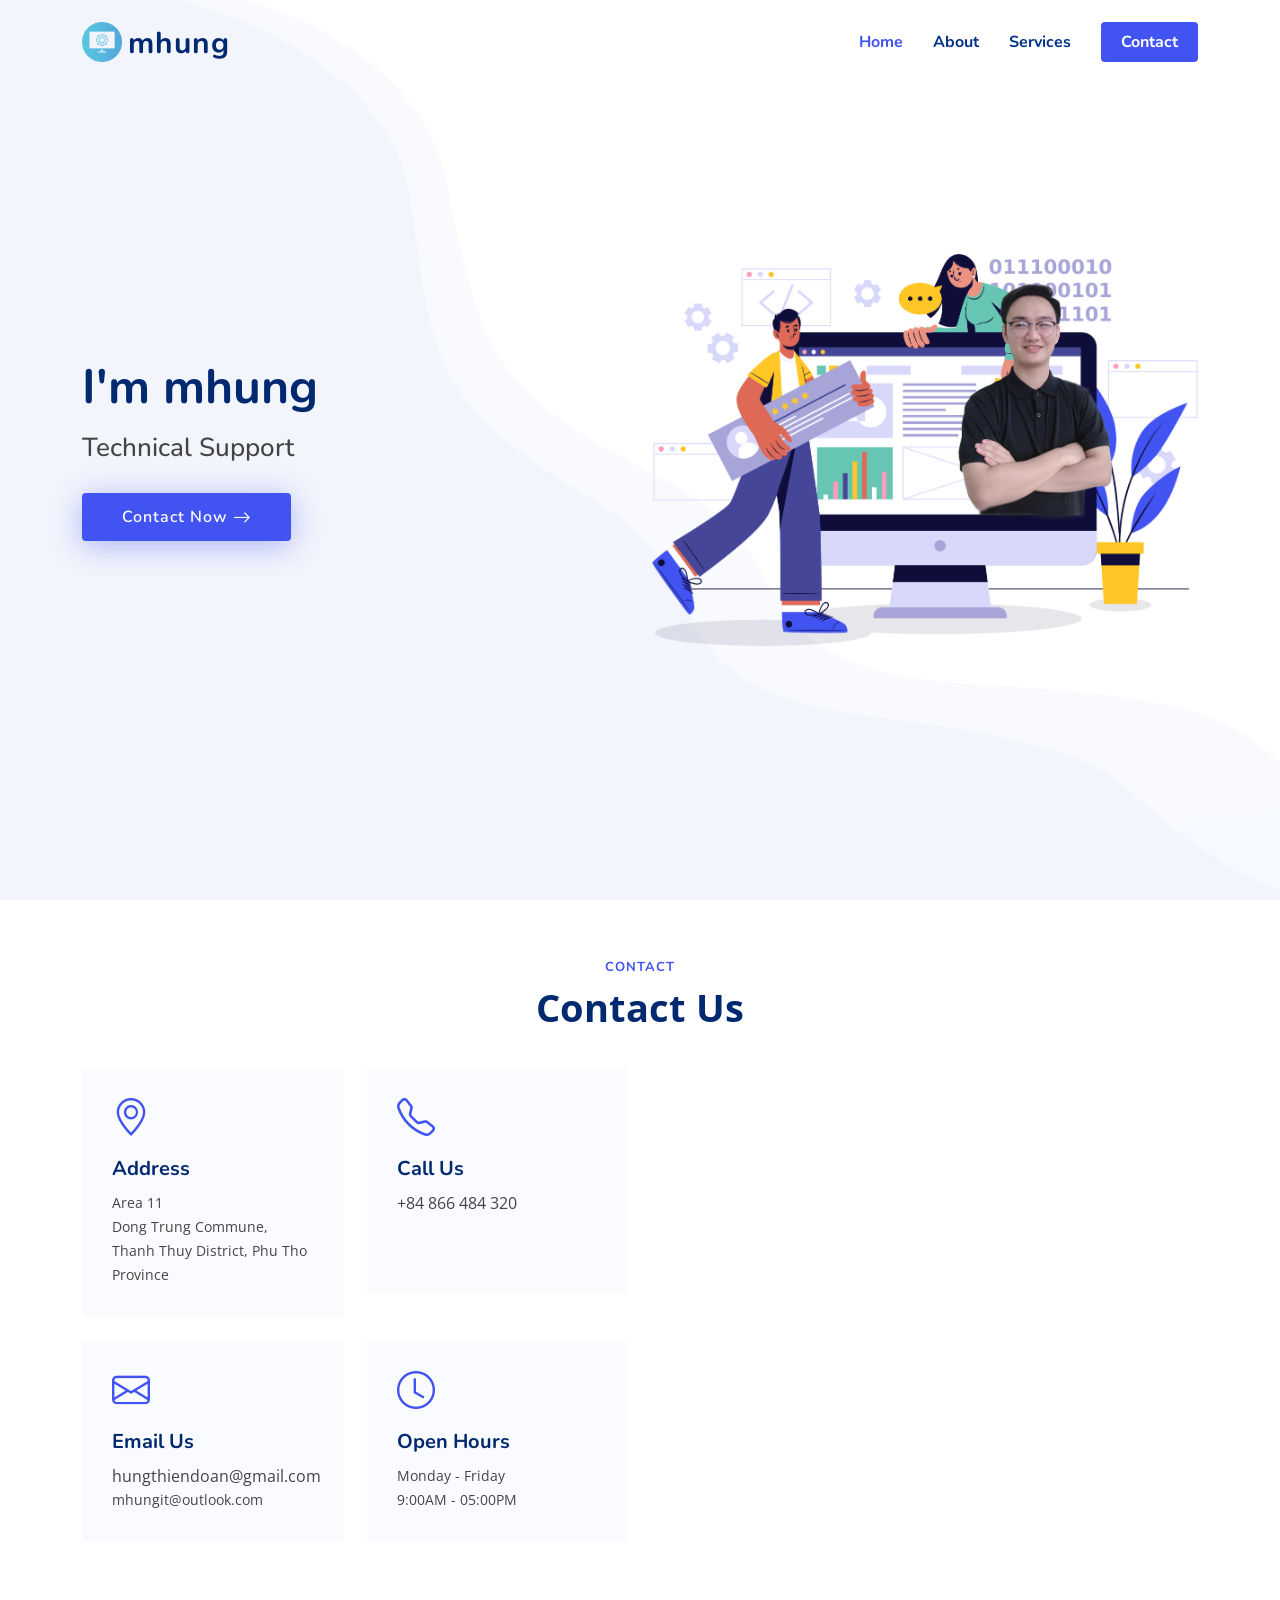
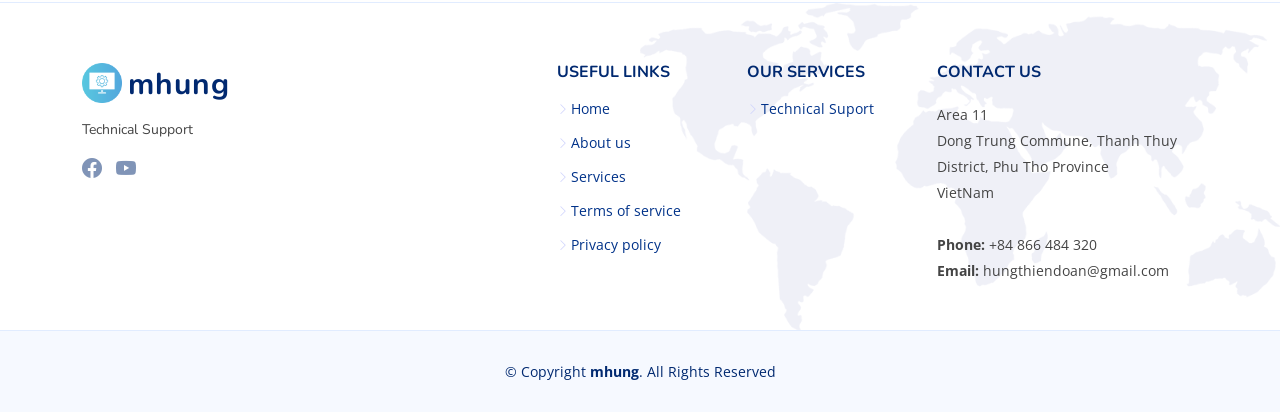
<file: index.html>
<!DOCTYPE html>
<html lang="en">

<head>
  <meta charset="utf-8">
  <meta content="width=device-width, initial-scale=1.0" name="viewport">

  <title>mhung - tech support</title>
  <meta content="" name="description">

  <meta content="" name="keywords">

  <!-- Favicons -->
  <link href="assets/img/favicon.png" rel="icon">
  <link href="assets/img/apple-touch-icon.png" rel="apple-touch-icon">

  <!-- Google Fonts -->
  <link
    href="https://fonts.googleapis.com/css?family=Open+Sans:300,300i,400,400i,600,600i,700,700i|Nunito:300,300i,400,400i,600,600i,700,700i|Poppins:300,300i,400,400i,500,500i,600,600i,700,700i"
    rel="stylesheet">

  <!-- Vendor CSS Files -->
  <link href="assets/vendor/aos/aos.css" rel="stylesheet">
  <link href="assets/vendor/bootstrap/css/bootstrap.min.css" rel="stylesheet">
  <link href="assets/vendor/bootstrap-icons/bootstrap-icons.css" rel="stylesheet">
  <link href="assets/vendor/glightbox/css/glightbox.min.css" rel="stylesheet">
  <link href="assets/vendor/remixicon/remixicon.css" rel="stylesheet">
  <link href="assets/vendor/swiper/swiper-bundle.min.css" rel="stylesheet">

  <!-- Template Main CSS File -->
  <link href="assets/css/style.css" rel="stylesheet">

  <!-- =======================================================
  * Template Name: FlexStart - v1.10.1
  * Template URL: https://bootstrapmade.com/flexstart-bootstrap-startup-template/
  * Author: BootstrapMade.com
  * License: https://bootstrapmade.com/license/
  ======================================================== -->
</head>

<body>

  <!-- ======= Header ======= -->
  <header id="header" class="header fixed-top">
    <div class="container-fluid container-xl d-flex align-items-center justify-content-between">

      <a href="index.html" class="logo d-flex align-items-center">
        <img src="assets/img/logo.png" alt="">
        <span>mhung</span>
      </a>

      <nav id="navbar" class="navbar">
        <ul>
          <li><a class="nav-link scrollto active" href="#hero">Home</a></li>
          <li><a class="nav-link scrollto" href="#footer">About</a></li>
          <li><a class="nav-link scrollto" href="#contact">Services</a></li>
          <li><a class="getstarted scrollto" href="#contact">Contact</a></li>
        </ul>
        <i class="bi bi-list mobile-nav-toggle"></i>
      </nav><!-- .navbar -->
    </div>
  </header><!-- End Header -->

  <!-- ======= Hero Section ======= -->
  <section id="hero" class="hero d-flex align-items-center">

    <div class="container">
      <div class="row">
        <div class="col-lg-6 d-flex flex-column justify-content-center">
          <h1 data-aos="fade-up">I'm mhung</h1>
          <h2 data-aos="fade-up" data-aos-delay="400">
            Technical Support
          </h2>
          <div data-aos="fade-up" data-aos-delay="600">
            <div class="text-center text-lg-start">
              <a href="#contact"
                class="btn-get-started scrollto d-inline-flex align-items-center justify-content-center align-self-center">
                <span>Contact Now</span>
                <i class="bi bi-arrow-right"></i>
              </a>
            </div>
          </div>
        </div>
        <div class="col-lg-6 hero-img" data-aos="zoom-out" data-aos-delay="200">
          <img src="assets/img/hero-img.png" class="img-fluid" alt="">
        </div>
      </div>
    </div>

  </section><!-- End Hero -->

  <!-- ======= Contact Section ======= -->
  <section id="contact" class="contact">

    <div class="container" data-aos="fade-up">

      <header class="section-header">
        <h2>Contact</h2>
        <p>Contact Us</p>
      </header>

      <div class="row gy-4">

        <div class="col-lg-6">

          <div class="row gy-4">
            <div class="col-md-6">
              <div class="info-box">
                <i class="bi bi-geo-alt"></i>
                <h3>Address</h3>
                <p>Area 11<br>Dong Trung Commune, Thanh Thuy District, Phu Tho Province</p>
              </div>
            </div>
            <div class="col-md-6">
              <div class="info-box">
                <i class="bi bi-telephone"></i>
                <h3>Call Us</h3>
                <a href="tel:0866484320" style="color: #444444;">
                  +84 866 484 320
                </a>
                <br>
                <br>
                <br>
              </div>
            </div>
            <div class=" col-md-6">
              <div class="info-box">
                <i class="bi bi-envelope"></i>
                <h3>Email Us</h3>
                <a href="mailto:hungthiendoan@gmail.com" style="color: #444444;">hungthiendoan@gmail.com</a>
                <p>
                  <a href="mailto:mhungit@outlook.com" style="color: #444444;">mhungit@outlook.com</a>
                </p>
              </div>
            </div>
            <div class="col-md-6">
              <div class="info-box">
                <i class="bi bi-clock"></i>
                <h3>Open Hours</h3>
                <p>Monday - Friday<br>9:00AM - 05:00PM</p>
              </div>
            </div>
          </div>
        </div>

        <div class="col-lg-6">
          <iframe
            src="https://www.google.com/maps/embed?pb=!1m18!1m12!1m3!1d232.63460428042296!2d105.31623054420947!3d21.1064388771101!2m3!1f0!2f0!3f0!3m2!1i1024!2i768!4f13.1!3m3!1m2!1s0x3134618ca2104b8b%3A0x2461df7229e56db7!2smhung!5e0!3m2!1svi!2s!4v1662020943545!5m2!1svi!2s"
            width="600" height="450" style="border:0;" allowfullscreen="" loading="lazy"
            referrerpolicy="no-referrer-when-downgrade"></iframe>
        </div>

      </div>

    </div>

  </section><!-- End Contact Section -->

  </main><!-- End #main -->

  <!-- ======= Footer ======= -->
  <footer id="footer" class="footer">
    <div class="footer-top">
      <div class="container">
        <div class="row gy-4">
          <div class="col-lg-5 col-md-12 footer-info">
            <a href="index.html" class="logo d-flex align-items-center">
              <img src="assets/img/logo.png" alt="">
              <span>mhung</span>
            </a>
            <p>Technical Support</p>
            <div class="social-links mt-3">
              <a href="https://www.facebook.com/mhung.dhcn/" class="facebook"><i class="bi bi-facebook"></i></a>
              <a href="https://www.youtube.com/channel/UCr2Sqxm5NqnPE_R4Cx_spbw" class="instagram"><i
                  class="bi bi-youtube"></i></a>
            </div>
          </div>

          <div class="col-lg-2 col-6 footer-links">
            <h4>Useful Links</h4>
            <ul>
              <li><i class="bi bi-chevron-right"></i> <a href="#">Home</a></li>
              <li><i class="bi bi-chevron-right"></i> <a href="#">About us</a></li>
              <li><i class="bi bi-chevron-right"></i> <a href="#">Services</a></li>
              <li><i class="bi bi-chevron-right"></i> <a href="#">Terms of service</a></li>
              <li><i class="bi bi-chevron-right"></i> <a href="#">Privacy policy</a></li>
            </ul>
          </div>

          <div class="col-lg-2 col-6 footer-links">
            <h4>Our Services</h4>
            <ul>
              <li><i class="bi bi-chevron-right"></i> <a href="#">Technical Suport</a></li>
              <!-- <li><i class="bi bi-chevron-right"></i> <a href="#"></a></li>
              <li><i class="bi bi-chevron-right"></i> <a href="#">P</a></li>
              <li><i class="bi bi-chevron-right"></i> <a href="#">Marketing</a></li>
              <li><i class="bi bi-chevron-right"></i> <a href="#">Graphic Design</a></li> -->
            </ul>
          </div>

          <div class="col-lg-3 col-md-12 footer-contact text-center text-md-start">
            <h4>Contact Us</h4>
            <p>
              Area 11 <br>
              Dong Trung Commune, Thanh Thuy District, Phu Tho Province<br>
              VietNam <br><br>
              <strong>Phone:</strong> +84 866 484 320<br>
              <strong>Email:</strong> hungthiendoan@gmail.com<br>
            </p>

          </div>

        </div>
      </div>
    </div>

    <div class="container">
      <div class="copyright">
        &copy; Copyright <strong><span>mhung</span></strong>. All Rights Reserved
      </div>
    </div>
  </footer><!-- End Footer -->

  <a href="#" class="back-to-top d-flex align-items-center justify-content-center"><i
      class="bi bi-arrow-up-short"></i></a>

  <!-- Vendor JS Files -->
  <script src="assets/vendor/purecounter/purecounter_vanilla.js"></script>
  <script src="assets/vendor/aos/aos.js"></script>
  <script src="assets/vendor/bootstrap/js/bootstrap.bundle.min.js"></script>
  <script src="assets/vendor/glightbox/js/glightbox.min.js"></script>
  <script src="assets/vendor/isotope-layout/isotope.pkgd.min.js"></script>
  <script src="assets/vendor/swiper/swiper-bundle.min.js"></script>
  <script src="assets/vendor/php-email-form/validate.js"></script>

  <!-- Template Main JS File -->
  <script src="assets/js/main.js"></script>

</body>

</html>
</file>
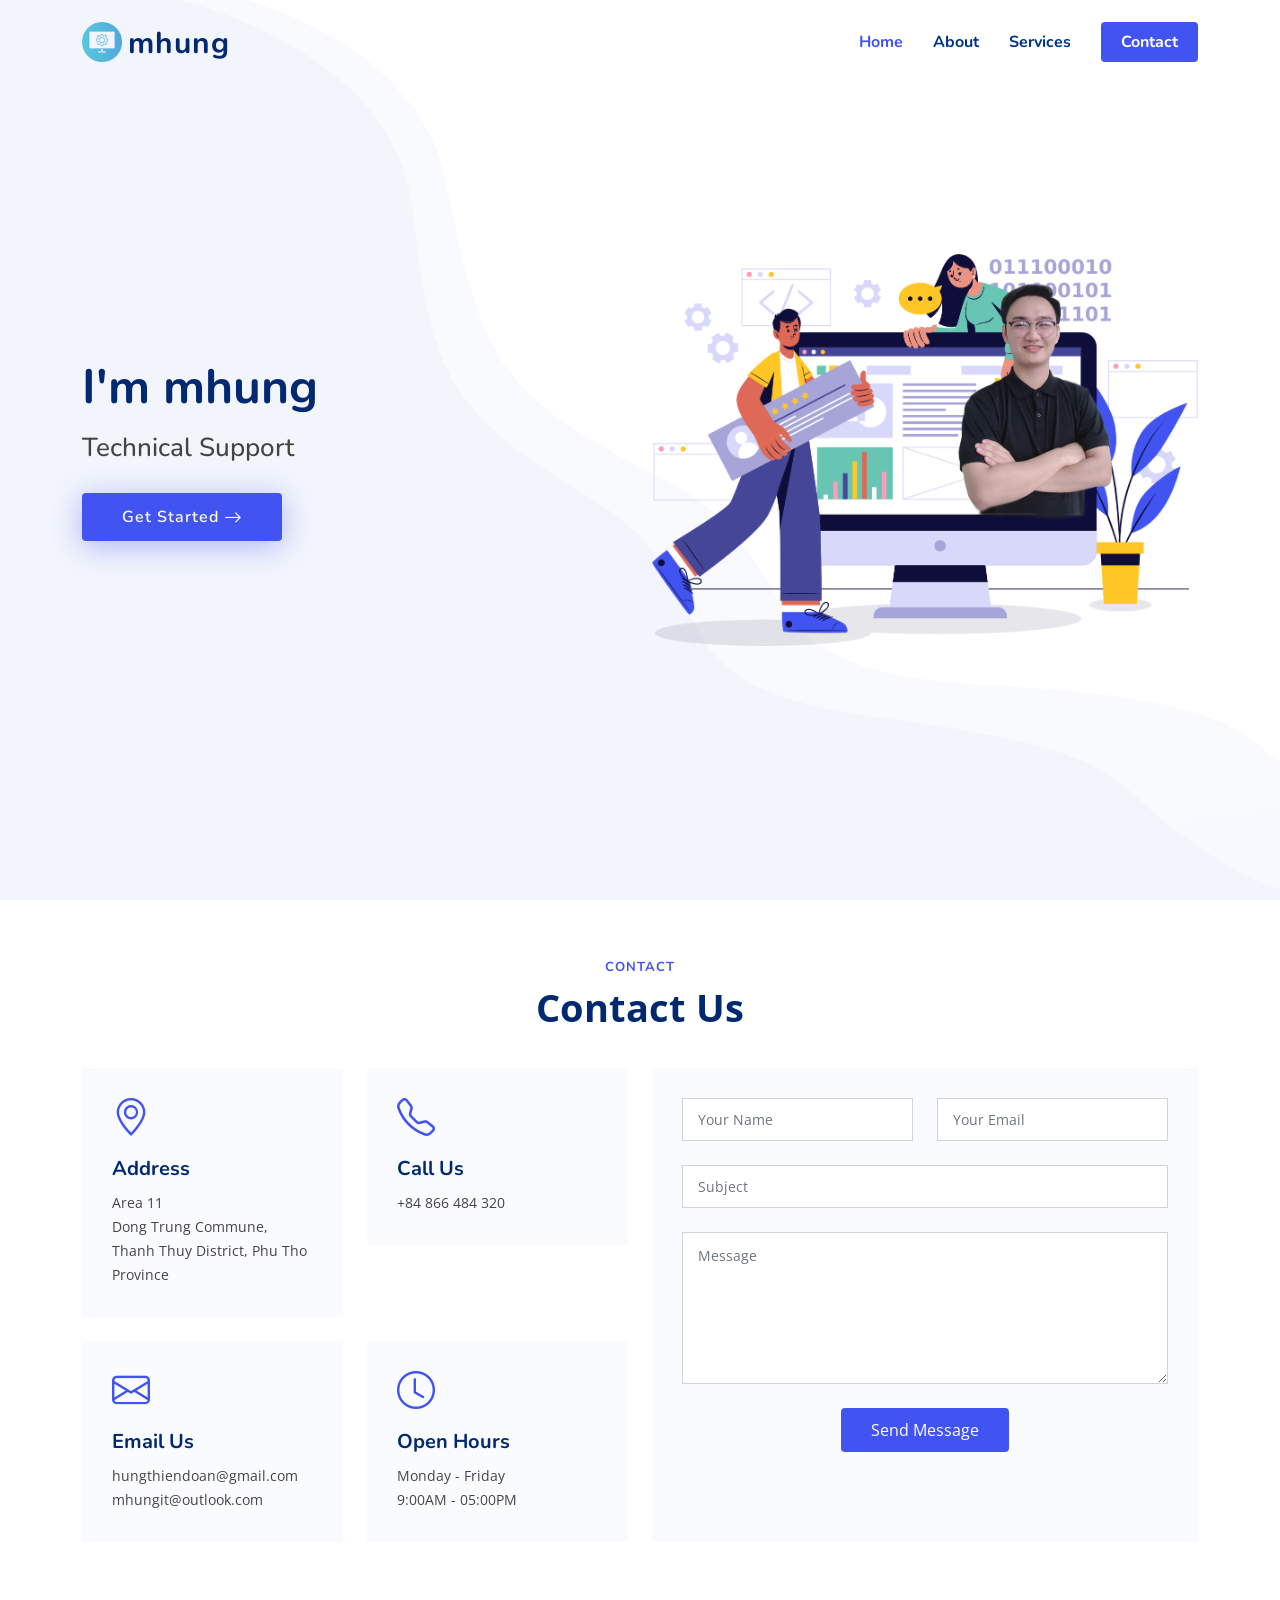
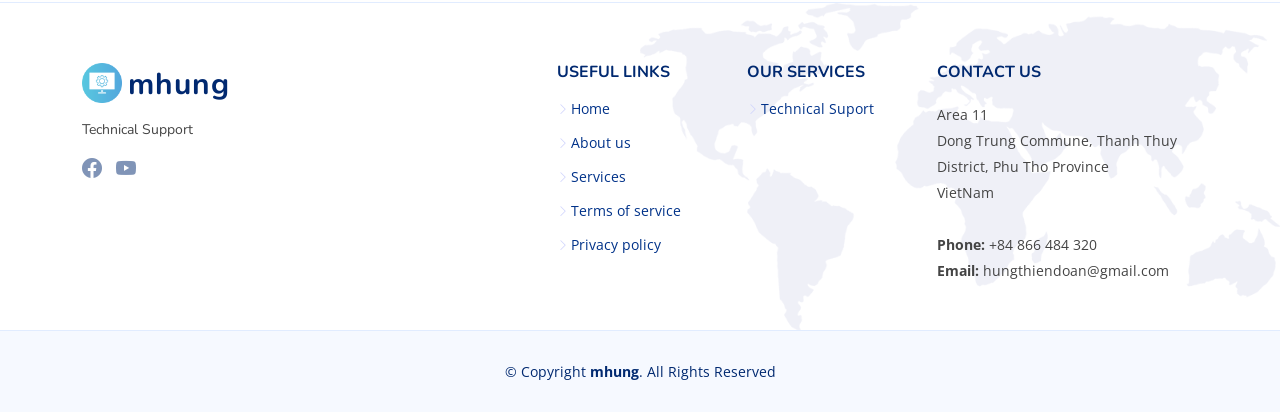
<file: FlexStart/index.html>
<!DOCTYPE html>
<html lang="en">

<head>
  <meta charset="utf-8">
  <meta content="width=device-width, initial-scale=1.0" name="viewport">

  <title>FlexStart Bootstrap Template - Index</title>
  <meta content="" name="description">

  <meta content="" name="keywords">

  <!-- Favicons -->
  <link href="assets/img/favicon.png" rel="icon">
  <link href="assets/img/apple-touch-icon.png" rel="apple-touch-icon">

  <!-- Google Fonts -->
  <link
    href="https://fonts.googleapis.com/css?family=Open+Sans:300,300i,400,400i,600,600i,700,700i|Nunito:300,300i,400,400i,600,600i,700,700i|Poppins:300,300i,400,400i,500,500i,600,600i,700,700i"
    rel="stylesheet">

  <!-- Vendor CSS Files -->
  <link href="assets/vendor/aos/aos.css" rel="stylesheet">
  <link href="assets/vendor/bootstrap/css/bootstrap.min.css" rel="stylesheet">
  <link href="assets/vendor/bootstrap-icons/bootstrap-icons.css" rel="stylesheet">
  <link href="assets/vendor/glightbox/css/glightbox.min.css" rel="stylesheet">
  <link href="assets/vendor/remixicon/remixicon.css" rel="stylesheet">
  <link href="assets/vendor/swiper/swiper-bundle.min.css" rel="stylesheet">

  <!-- Template Main CSS File -->
  <link href="assets/css/style.css" rel="stylesheet">

  <!-- =======================================================
  * Template Name: FlexStart - v1.10.1
  * Template URL: https://bootstrapmade.com/flexstart-bootstrap-startup-template/
  * Author: BootstrapMade.com
  * License: https://bootstrapmade.com/license/
  ======================================================== -->
</head>

<body>

  <!-- ======= Header ======= -->
  <header id="header" class="header fixed-top">
    <div class="container-fluid container-xl d-flex align-items-center justify-content-between">

      <a href="index.html" class="logo d-flex align-items-center">
        <img src="assets/img/logo.png" alt="">
        <span>mhung</span>
      </a>

      <nav id="navbar" class="navbar">
        <ul>
          <li><a class="nav-link scrollto active" href="#hero">Home</a></li>
          <li><a class="nav-link scrollto" href="#footer">About</a></li>
          <li><a class="nav-link scrollto" href="#contact">Services</a></li>
          <li><a class="getstarted scrollto" href="#contact">Contact</a></li>
        </ul>
        <i class="bi bi-list mobile-nav-toggle"></i>
      </nav><!-- .navbar -->
    </div>
  </header><!-- End Header -->

  <!-- ======= Hero Section ======= -->
  <section id="hero" class="hero d-flex align-items-center">

    <div class="container">
      <div class="row">
        <div class="col-lg-6 d-flex flex-column justify-content-center">
          <h1 data-aos="fade-up">I'm mhung</h1>
          <h2 data-aos="fade-up" data-aos-delay="400">
            Technical Support
          </h2>
          <div data-aos="fade-up" data-aos-delay="600">
            <div class="text-center text-lg-start">
              <a href="#about"
                class="btn-get-started scrollto d-inline-flex align-items-center justify-content-center align-self-center">
                <span>Get Started</span>
                <i class="bi bi-arrow-right"></i>
              </a>
            </div>
          </div>
        </div>
        <div class="col-lg-6 hero-img" data-aos="zoom-out" data-aos-delay="200">
          <img src="assets/img/hero-img.png" class="img-fluid" alt="">
        </div>
      </div>
    </div>

  </section><!-- End Hero -->

  <!-- ======= Contact Section ======= -->
  <section id="contact" class="contact">

    <div class="container" data-aos="fade-up">

      <header class="section-header">
        <h2>Contact</h2>
        <p>Contact Us</p>
      </header>

      <div class="row gy-4">

        <div class="col-lg-6">

          <div class="row gy-4">
            <div class="col-md-6">
              <div class="info-box">
                <i class="bi bi-geo-alt"></i>
                <h3>Address</h3>
                <p>Area 11<br>Dong Trung Commune, Thanh Thuy District, Phu Tho Province</p>
              </div>
            </div>
            <div class="col-md-6">
              <div class="info-box">
                <i class="bi bi-telephone"></i>
                <h3>Call Us</h3>
                <p>+84 866 484 320</p>
              </div>
            </div>
            <div class="col-md-6">
              <div class="info-box">
                <i class="bi bi-envelope"></i>
                <h3>Email Us</h3>
                <p>hungthiendoan@gmail.com<br>mhungit@outlook.com</p>
              </div>
            </div>
            <div class="col-md-6">
              <div class="info-box">
                <i class="bi bi-clock"></i>
                <h3>Open Hours</h3>
                <p>Monday - Friday<br>9:00AM - 05:00PM</p>
              </div>
            </div>
          </div>
        </div>

        <div class="col-lg-6">
          <form action="forms/contact.php" method="post" class="php-email-form">
            <div class="row gy-4">

              <div class="col-md-6">
                <input type="text" name="name" class="form-control" placeholder="Your Name" required>
              </div>

              <div class="col-md-6 ">
                <input type="email" class="form-control" name="email" placeholder="Your Email" required>
              </div>

              <div class="col-md-12">
                <input type="text" class="form-control" name="subject" placeholder="Subject" required>
              </div>

              <div class="col-md-12">
                <textarea class="form-control" name="message" rows="6" placeholder="Message" required></textarea>
              </div>

              <div class="col-md-12 text-center">
                <div class="loading">Loading</div>
                <div class="error-message"></div>
                <div class="sent-message">Your message has been sent. Thank you!</div>

                <button type="submit">Send Message</button>
              </div>

            </div>
          </form>

        </div>

      </div>

    </div>

  </section><!-- End Contact Section -->

  </main><!-- End #main -->

  <!-- ======= Footer ======= -->
  <footer id="footer" class="footer">
    <div class="footer-top">
      <div class="container">
        <div class="row gy-4">
          <div class="col-lg-5 col-md-12 footer-info">
            <a href="index.html" class="logo d-flex align-items-center">
              <img src="assets/img/logo.png" alt="">
              <span>mhung</span>
            </a>
            <p>Technical Support</p>
            <div class="social-links mt-3">
              <a href="https://www.facebook.com/mhung.dhcn/" class="facebook"><i class="bi bi-facebook"></i></a>
              <a href="https://www.youtube.com/channel/UCr2Sqxm5NqnPE_R4Cx_spbw" class="instagram"><i
                  class="bi bi-youtube"></i></a>
            </div>
          </div>

          <div class="col-lg-2 col-6 footer-links">
            <h4>Useful Links</h4>
            <ul>
              <li><i class="bi bi-chevron-right"></i> <a href="#">Home</a></li>
              <li><i class="bi bi-chevron-right"></i> <a href="#">About us</a></li>
              <li><i class="bi bi-chevron-right"></i> <a href="#">Services</a></li>
              <li><i class="bi bi-chevron-right"></i> <a href="#">Terms of service</a></li>
              <li><i class="bi bi-chevron-right"></i> <a href="#">Privacy policy</a></li>
            </ul>
          </div>

          <div class="col-lg-2 col-6 footer-links">
            <h4>Our Services</h4>
            <ul>
              <li><i class="bi bi-chevron-right"></i> <a href="#">Technical Suport</a></li>
              <!-- <li><i class="bi bi-chevron-right"></i> <a href="#"></a></li>
              <li><i class="bi bi-chevron-right"></i> <a href="#">P</a></li>
              <li><i class="bi bi-chevron-right"></i> <a href="#">Marketing</a></li>
              <li><i class="bi bi-chevron-right"></i> <a href="#">Graphic Design</a></li> -->
            </ul>
          </div>

          <div class="col-lg-3 col-md-12 footer-contact text-center text-md-start">
            <h4>Contact Us</h4>
            <p>
              Area 11 <br>
              Dong Trung Commune, Thanh Thuy District, Phu Tho Province<br>
              VietNam <br><br>
              <strong>Phone:</strong> +84 866 484 320<br>
              <strong>Email:</strong> hungthiendoan@gmail.com<br>
            </p>

          </div>

        </div>
      </div>
    </div>

    <div class="container">
      <div class="copyright">
        &copy; Copyright <strong><span>mhung</span></strong>. All Rights Reserved
      </div>
    </div>
  </footer><!-- End Footer -->

  <a href="#" class="back-to-top d-flex align-items-center justify-content-center"><i
      class="bi bi-arrow-up-short"></i></a>

  <!-- Vendor JS Files -->
  <script src="assets/vendor/purecounter/purecounter_vanilla.js"></script>
  <script src="assets/vendor/aos/aos.js"></script>
  <script src="assets/vendor/bootstrap/js/bootstrap.bundle.min.js"></script>
  <script src="assets/vendor/glightbox/js/glightbox.min.js"></script>
  <script src="assets/vendor/isotope-layout/isotope.pkgd.min.js"></script>
  <script src="assets/vendor/swiper/swiper-bundle.min.js"></script>
  <script src="assets/vendor/php-email-form/validate.js"></script>

  <!-- Template Main JS File -->
  <script src="assets/js/main.js"></script>

</body>

</html>
</file>
<file: assets/css/style.css>
/**
* Template Name: FlexStart - v1.10.1
* Template URL: https://bootstrapmade.com/flexstart-bootstrap-startup-template/
* Author: BootstrapMade.com
* License: https://bootstrapmade.com/license/
*/

/*--------------------------------------------------------------
# General
--------------------------------------------------------------*/
:root {
  scroll-behavior: smooth;
}

body {
  font-family: "Open Sans", sans-serif;
  color: #444444;
}

a {
  color: #4154f1;
  text-decoration: none;
}

a:hover {
  color: #717ff5;
  text-decoration: none;
}

h1,
h2,
h3,
h4,
h5,
h6 {
  font-family: "Nunito", sans-serif;
}

/*--------------------------------------------------------------
# Sections
--------------------------------------------------------------*/
section {
  padding: 60px 0;
  overflow: hidden;
}

.section-header {
  text-align: center;
  padding-bottom: 40px;
}

.section-header h2 {
  font-size: 13px;
  letter-spacing: 1px;
  font-weight: 700;
  margin: 0;
  color: #4154f1;
  text-transform: uppercase;
}

.section-header p {
  margin: 10px 0 0 0;
  padding: 0;
  font-size: 38px;
  line-height: 42px;
  font-weight: 700;
  color: #012970;
}

@media (max-width: 768px) {
  .section-header p {
    font-size: 28px;
    line-height: 32px;
  }
}

/*--------------------------------------------------------------
# Breadcrumbs
--------------------------------------------------------------*/
.breadcrumbs {
  padding: 15px 0;
  background: #012970;
  min-height: 40px;
  margin-top: 82px;
  color: #fff;
}

@media (max-width: 992px) {
  .breadcrumbs {
    margin-top: 57px;
  }
}

.breadcrumbs h2 {
  font-size: 28px;
  font-weight: 500;
}

.breadcrumbs ol {
  display: flex;
  flex-wrap: wrap;
  list-style: none;
  padding: 0 0 10px 0;
  margin: 0;
  font-size: 14px;
}

.breadcrumbs ol a {
  color: #fff;
  transition: 0.3s;
}

.breadcrumbs ol a:hover {
  text-decoration: underline;
}

.breadcrumbs ol li+li {
  padding-left: 10px;
}

.breadcrumbs ol li+li::before {
  display: inline-block;
  padding-right: 10px;
  color: #8894f6;
  content: "/";
}

/*--------------------------------------------------------------
# Back to top button
--------------------------------------------------------------*/
.back-to-top {
  position: fixed;
  visibility: hidden;
  opacity: 0;
  right: 15px;
  bottom: 15px;
  z-index: 99999;
  background: #4154f1;
  width: 40px;
  height: 40px;
  border-radius: 4px;
  transition: all 0.4s;
}

.back-to-top i {
  font-size: 24px;
  color: #fff;
  line-height: 0;
}

.back-to-top:hover {
  background: #6776f4;
  color: #fff;
}

.back-to-top.active {
  visibility: visible;
  opacity: 1;
}

/*--------------------------------------------------------------
# Disable aos animation delay on mobile devices
--------------------------------------------------------------*/
@media screen and (max-width: 768px) {
  [data-aos-delay] {
    transition-delay: 0 !important;
  }
}

/*--------------------------------------------------------------
# Header
--------------------------------------------------------------*/
.header {
  transition: all 0.5s;
  z-index: 997;
  padding: 20px 0;
}

.header.header-scrolled {
  background: #fff;
  padding: 15px 0;
  box-shadow: 0px 2px 20px rgba(1, 41, 112, 0.1);
}

.header .logo {
  line-height: 0;
}

.header .logo img {
  max-height: 40px;
  margin-right: 6px;
}

.header .logo span {
  font-size: 30px;
  font-weight: 700;
  letter-spacing: 1px;
  color: #012970;
  font-family: "Nunito", sans-serif;
  margin-top: 3px;
}

/*--------------------------------------------------------------
# Navigation Menu
--------------------------------------------------------------*/
/**
* Desktop Navigation 
*/
.navbar {
  padding: 0;
}

.navbar ul {
  margin: 0;
  padding: 0;
  display: flex;
  list-style: none;
  align-items: center;
}

.navbar li {
  position: relative;
}

.navbar a,
.navbar a:focus {
  display: flex;
  align-items: center;
  justify-content: space-between;
  padding: 10px 0 10px 30px;
  font-family: "Nunito", sans-serif;
  font-size: 16px;
  font-weight: 700;
  color: #013289;
  white-space: nowrap;
  transition: 0.3s;
}

.navbar a i,
.navbar a:focus i {
  font-size: 12px;
  line-height: 0;
  margin-left: 5px;
}

.navbar a:hover,
.navbar .active,
.navbar .active:focus,
.navbar li:hover>a {
  color: #4154f1;
}

.navbar .getstarted,
.navbar .getstarted:focus {
  background: #4154f1;
  padding: 8px 20px;
  margin-left: 30px;
  border-radius: 4px;
  color: #fff;
}

.navbar .getstarted:hover,
.navbar .getstarted:focus:hover {
  color: #fff;
  background: #5969f3;
}

.navbar .dropdown ul {
  display: block;
  position: absolute;
  left: 14px;
  top: calc(100% + 30px);
  margin: 0;
  padding: 10px 0;
  z-index: 99;
  opacity: 0;
  visibility: hidden;
  background: #fff;
  box-shadow: 0px 0px 30px rgba(127, 137, 161, 0.25);
  transition: 0.3s;
  border-radius: 4px;
}

.navbar .dropdown ul li {
  min-width: 200px;
}

.navbar .dropdown ul a {
  padding: 10px 20px;
  font-size: 15px;
  text-transform: none;
  font-weight: 600;
}

.navbar .dropdown ul a i {
  font-size: 12px;
}

.navbar .dropdown ul a:hover,
.navbar .dropdown ul .active:hover,
.navbar .dropdown ul li:hover>a {
  color: #4154f1;
}

.navbar .dropdown:hover>ul {
  opacity: 1;
  top: 100%;
  visibility: visible;
}

.navbar .dropdown .dropdown ul {
  top: 0;
  left: calc(100% - 30px);
  visibility: hidden;
}

.navbar .dropdown .dropdown:hover>ul {
  opacity: 1;
  top: 0;
  left: 100%;
  visibility: visible;
}

@media (max-width: 1366px) {
  .navbar .dropdown .dropdown ul {
    left: -90%;
  }

  .navbar .dropdown .dropdown:hover>ul {
    left: -100%;
  }
}

/**
* Mobile Navigation 
*/
.mobile-nav-toggle {
  color: #012970;
  font-size: 28px;
  cursor: pointer;
  display: none;
  line-height: 0;
  transition: 0.5s;
}

.mobile-nav-toggle.bi-x {
  color: #fff;
}

@media (max-width: 991px) {
  .mobile-nav-toggle {
    display: block;
  }

  .navbar ul {
    display: none;
  }
}

.navbar-mobile {
  position: fixed;
  overflow: hidden;
  top: 0;
  right: 0;
  left: 0;
  bottom: 0;
  background: rgba(1, 22, 61, 0.9);
  transition: 0.3s;
}

.navbar-mobile .mobile-nav-toggle {
  position: absolute;
  top: 15px;
  right: 15px;
}

.navbar-mobile ul {
  display: block;
  position: absolute;
  top: 55px;
  right: 15px;
  bottom: 15px;
  left: 15px;
  padding: 10px 0;
  border-radius: 10px;
  background-color: #fff;
  overflow-y: auto;
  transition: 0.3s;
}

.navbar-mobile a,
.navbar-mobile a:focus {
  padding: 10px 20px;
  font-size: 15px;
  color: #012970;
}

.navbar-mobile a:hover,
.navbar-mobile .active,
.navbar-mobile li:hover>a {
  color: #4154f1;
}

.navbar-mobile .getstarted,
.navbar-mobile .getstarted:focus {
  margin: 15px;
}

.navbar-mobile .dropdown ul {
  position: static;
  display: none;
  margin: 10px 20px;
  padding: 10px 0;
  z-index: 99;
  opacity: 1;
  visibility: visible;
  background: #fff;
  box-shadow: 0px 0px 30px rgba(127, 137, 161, 0.25);
}

.navbar-mobile .dropdown ul li {
  min-width: 200px;
}

.navbar-mobile .dropdown ul a {
  padding: 10px 20px;
}

.navbar-mobile .dropdown ul a i {
  font-size: 12px;
}

.navbar-mobile .dropdown ul a:hover,
.navbar-mobile .dropdown ul .active:hover,
.navbar-mobile .dropdown ul li:hover>a {
  color: #4154f1;
}

.navbar-mobile .dropdown>.dropdown-active {
  display: block;
}

/*--------------------------------------------------------------
# Hero Section
--------------------------------------------------------------*/
.hero {
  width: 100%;
  height: 100vh;
  background: url(../img/hero-bg.png) top center no-repeat;
  background-size: cover;
}

.hero h1 {
  margin: 0;
  font-size: 48px;
  font-weight: 700;
  color: #012970;
}

.hero h2 {
  color: #444444;
  margin: 15px 0 0 0;
  font-size: 26px;
}

.hero .btn-get-started {
  margin-top: 30px;
  line-height: 0;
  padding: 15px 40px;
  border-radius: 4px;
  transition: 0.5s;
  color: #fff;
  background: #4154f1;
  box-shadow: 0px 5px 30px rgba(65, 84, 241, 0.4);
}

.hero .btn-get-started span {
  font-family: "Nunito", sans-serif;
  font-weight: 600;
  font-size: 16px;
  letter-spacing: 1px;
}

.hero .btn-get-started i {
  margin-left: 5px;
  font-size: 18px;
  transition: 0.3s;
}

.hero .btn-get-started:hover i {
  transform: translateX(5px);
}

.hero .hero-img {
  text-align: right;
}

@media (min-width: 1024px) {
  .hero {
    background-attachment: fixed;
  }
}

@media (max-width: 991px) {
  .hero {
    height: auto;
    padding: 120px 0 60px 0;
  }

  .hero .hero-img {
    text-align: center;
    margin-top: 80px;
  }

  .hero .hero-img img {
    width: 80%;
  }
}

@media (max-width: 768px) {
  .hero {
    text-align: center;
  }

  .hero h1 {
    font-size: 32px;
  }

  .hero h2 {
    font-size: 24px;
  }

  .hero .hero-img img {
    width: 100%;
  }
}

/*--------------------------------------------------------------
# Index Page
--------------------------------------------------------------*/
/*--------------------------------------------------------------
# About
--------------------------------------------------------------*/
.about .content {
  background-color: #f6f9ff;
  padding: 40px;
}

.about h3 {
  font-size: 14px;
  font-weight: 700;
  color: #4154f1;
  text-transform: uppercase;
}

.about h2 {
  font-size: 24px;
  font-weight: 700;
  color: #012970;
}

.about p {
  margin: 15px 0 30px 0;
  line-height: 24px;
}

.about .btn-read-more {
  line-height: 0;
  padding: 15px 40px;
  border-radius: 4px;
  transition: 0.5s;
  color: #fff;
  background: #4154f1;
  box-shadow: 0px 5px 25px rgba(65, 84, 241, 0.3);
}

.about .btn-read-more span {
  font-family: "Nunito", sans-serif;
  font-weight: 600;
  font-size: 16px;
  letter-spacing: 1px;
}

.about .btn-read-more i {
  margin-left: 5px;
  font-size: 18px;
  transition: 0.3s;
}

.about .btn-read-more:hover i {
  transform: translateX(5px);
}

/*--------------------------------------------------------------
# Contact
--------------------------------------------------------------*/
.contact .info-box {
  color: #444444;
  background: #fafbff;
  padding: 30px;
}

.contact .info-box i {
  font-size: 38px;
  line-height: 0;
  color: #4154f1;
}

.contact .info-box h3 {
  font-size: 20px;
  color: #012970;
  font-weight: 700;
  margin: 20px 0 10px 0;
}

.contact .info-box p {
  padding: 0;
  line-height: 24px;
  font-size: 14px;
  margin-bottom: 0;
}

.contact .php-email-form {
  background: #fafbff;
  padding: 30px;
  height: 100%;
}

.contact .php-email-form .error-message {
  display: none;
  color: #fff;
  background: #ed3c0d;
  text-align: left;
  padding: 15px;
  margin-bottom: 24px;
  font-weight: 600;
}

.contact .php-email-form .sent-message {
  display: none;
  color: #fff;
  background: #18d26e;
  text-align: center;
  padding: 15px;
  margin-bottom: 24px;
  font-weight: 600;
}

.contact .php-email-form .loading {
  display: none;
  background: #fff;
  text-align: center;
  padding: 15px;
  margin-bottom: 24px;
}

.contact .php-email-form .loading:before {
  content: "";
  display: inline-block;
  border-radius: 50%;
  width: 24px;
  height: 24px;
  margin: 0 10px -6px 0;
  border: 3px solid #18d26e;
  border-top-color: #eee;
  -webkit-animation: animate-loading 1s linear infinite;
  animation: animate-loading 1s linear infinite;
}

.contact .php-email-form input,
.contact .php-email-form textarea {
  border-radius: 0;
  box-shadow: none;
  font-size: 14px;
  border-radius: 0;
}

.contact .php-email-form input:focus,
.contact .php-email-form textarea:focus {
  border-color: #4154f1;
}

.contact .php-email-form input {
  padding: 10px 15px;
}

.contact .php-email-form textarea {
  padding: 12px 15px;
}

.contact .php-email-form button[type=submit] {
  background: #4154f1;
  border: 0;
  padding: 10px 30px;
  color: #fff;
  transition: 0.4s;
  border-radius: 4px;
}

.contact .php-email-form button[type=submit]:hover {
  background: #5969f3;
}

@-webkit-keyframes animate-loading {
  0% {
    transform: rotate(0deg);
  }

  100% {
    transform: rotate(360deg);
  }
}

@keyframes animate-loading {
  0% {
    transform: rotate(0deg);
  }

  100% {
    transform: rotate(360deg);
  }
}

/*--------------------------------------------------------------
# Blog
--------------------------------------------------------------*/
.blog {
  padding: 40px 0 20px 0;
}

.blog .entry {
  padding: 30px;
  margin-bottom: 60px;
  box-shadow: 0 4px 16px rgba(0, 0, 0, 0.1);
}

.blog .entry .entry-img {
  max-height: 440px;
  margin: -30px -30px 20px -30px;
  overflow: hidden;
}

.blog .entry .entry-title {
  font-size: 28px;
  font-weight: bold;
  padding: 0;
  margin: 0 0 20px 0;
}

.blog .entry .entry-title a {
  color: #012970;
  transition: 0.3s;
}

.blog .entry .entry-title a:hover {
  color: #4154f1;
}

.blog .entry .entry-meta {
  margin-bottom: 15px;
  color: #4084fd;
}

.blog .entry .entry-meta ul {
  display: flex;
  flex-wrap: wrap;
  list-style: none;
  align-items: center;
  padding: 0;
  margin: 0;
}

.blog .entry .entry-meta ul li+li {
  padding-left: 20px;
}

.blog .entry .entry-meta i {
  font-size: 16px;
  margin-right: 8px;
  line-height: 0;
}

.blog .entry .entry-meta a {
  color: #777777;
  font-size: 14px;
  display: inline-block;
  line-height: 1;
}

.blog .entry .entry-content p {
  line-height: 24px;
}

.blog .entry .entry-content .read-more {
  -moz-text-align-last: right;
  text-align-last: right;
}

.blog .entry .entry-content .read-more a {
  display: inline-block;
  background: #4154f1;
  color: #fff;
  padding: 6px 20px;
  transition: 0.3s;
  font-size: 14px;
  border-radius: 4px;
}

.blog .entry .entry-content .read-more a:hover {
  background: #5969f3;
}

.blog .entry .entry-content h3 {
  font-size: 22px;
  margin-top: 30px;
  font-weight: bold;
}

.blog .entry .entry-content blockquote {
  overflow: hidden;
  background-color: #fafafa;
  padding: 60px;
  position: relative;
  text-align: center;
  margin: 20px 0;
}

.blog .entry .entry-content blockquote p {
  color: #444444;
  line-height: 1.6;
  margin-bottom: 0;
  font-style: italic;
  font-weight: 500;
  font-size: 22px;
}

.blog .entry .entry-content blockquote::after {
  content: "";
  position: absolute;
  left: 0;
  top: 0;
  bottom: 0;
  width: 3px;
  background-color: #012970;
  margin-top: 20px;
  margin-bottom: 20px;
}

.blog .entry .entry-footer {
  padding-top: 10px;
  border-top: 1px solid #e6e6e6;
}

.blog .entry .entry-footer i {
  color: #0d64fd;
  display: inline;
}

.blog .entry .entry-footer a {
  color: #013289;
  transition: 0.3s;
}

.blog .entry .entry-footer a:hover {
  color: #4154f1;
}

.blog .entry .entry-footer .cats {
  list-style: none;
  display: inline;
  padding: 0 20px 0 0;
  font-size: 14px;
}

.blog .entry .entry-footer .cats li {
  display: inline-block;
}

.blog .entry .entry-footer .tags {
  list-style: none;
  display: inline;
  padding: 0;
  font-size: 14px;
}

.blog .entry .entry-footer .tags li {
  display: inline-block;
}

.blog .entry .entry-footer .tags li+li::before {
  padding-right: 6px;
  color: #6c757d;
  content: ",";
}

.blog .entry .entry-footer .share {
  font-size: 16px;
}

.blog .entry .entry-footer .share i {
  padding-left: 5px;
}

.blog .entry-single {
  margin-bottom: 30px;
}

.blog .blog-author {
  padding: 20px;
  margin-bottom: 30px;
  box-shadow: 0 4px 16px rgba(0, 0, 0, 0.1);
}

.blog .blog-author img {
  width: 120px;
  margin-right: 20px;
}

.blog .blog-author h4 {
  font-weight: 600;
  font-size: 22px;
  margin-bottom: 0px;
  padding: 0;
  color: #012970;
}

.blog .blog-author .social-links {
  margin: 0 10px 10px 0;
}

.blog .blog-author .social-links a {
  color: rgba(1, 41, 112, 0.5);
  margin-right: 5px;
}

.blog .blog-author p {
  font-style: italic;
  color: #b7b7b7;
}

.blog .blog-comments {
  margin-bottom: 30px;
}

.blog .blog-comments .comments-count {
  font-weight: bold;
}

.blog .blog-comments .comment {
  margin-top: 30px;
  position: relative;
}

.blog .blog-comments .comment .comment-img {
  margin-right: 14px;
}

.blog .blog-comments .comment .comment-img img {
  width: 60px;
}

.blog .blog-comments .comment h5 {
  font-size: 16px;
  margin-bottom: 2px;
}

.blog .blog-comments .comment h5 a {
  font-weight: bold;
  color: #444444;
  transition: 0.3s;
}

.blog .blog-comments .comment h5 a:hover {
  color: #4154f1;
}

.blog .blog-comments .comment h5 .reply {
  padding-left: 10px;
  color: #012970;
}

.blog .blog-comments .comment h5 .reply i {
  font-size: 20px;
}

.blog .blog-comments .comment time {
  display: block;
  font-size: 14px;
  color: #013ca3;
  margin-bottom: 5px;
}

.blog .blog-comments .comment.comment-reply {
  padding-left: 40px;
}

.blog .blog-comments .reply-form {
  margin-top: 30px;
  padding: 30px;
  box-shadow: 0 4px 16px rgba(0, 0, 0, 0.1);
}

.blog .blog-comments .reply-form h4 {
  font-weight: bold;
  font-size: 22px;
}

.blog .blog-comments .reply-form p {
  font-size: 14px;
}

.blog .blog-comments .reply-form input {
  border-radius: 4px;
  padding: 10px 10px;
  font-size: 14px;
}

.blog .blog-comments .reply-form input:focus {
  box-shadow: none;
  border-color: #a0aaf8;
}

.blog .blog-comments .reply-form textarea {
  border-radius: 4px;
  padding: 10px 10px;
  font-size: 14px;
}

.blog .blog-comments .reply-form textarea:focus {
  box-shadow: none;
  border-color: #a0aaf8;
}

.blog .blog-comments .reply-form .form-group {
  margin-bottom: 25px;
}

.blog .blog-comments .reply-form .btn-primary {
  border-radius: 4px;
  padding: 10px 20px;
  border: 0;
  background-color: #012970;
}

.blog .blog-comments .reply-form .btn-primary:hover {
  background-color: #013289;
}

.blog .blog-pagination {
  color: #024ed5;
}

.blog .blog-pagination ul {
  display: flex;
  padding: 0;
  margin: 0;
  list-style: none;
}

.blog .blog-pagination li {
  margin: 0 5px;
  transition: 0.3s;
}

.blog .blog-pagination li a {
  color: #012970;
  padding: 7px 16px;
  display: flex;
  align-items: center;
  justify-content: center;
}

.blog .blog-pagination li.active,
.blog .blog-pagination li:hover {
  background: #4154f1;
}

.blog .blog-pagination li.active a,
.blog .blog-pagination li:hover a {
  color: #fff;
}

.blog .sidebar {
  padding: 30px;
  margin: 0 0 60px 20px;
  box-shadow: 0 4px 16px rgba(0, 0, 0, 0.1);
}

.blog .sidebar .sidebar-title {
  font-size: 20px;
  font-weight: 700;
  padding: 0 0 0 0;
  margin: 0 0 15px 0;
  color: #012970;
  position: relative;
}

.blog .sidebar .sidebar-item {
  margin-bottom: 30px;
}

.blog .sidebar .search-form form {
  background: #fff;
  border: 1px solid #ddd;
  padding: 3px 10px;
  position: relative;
}

.blog .sidebar .search-form form input[type=text] {
  border: 0;
  padding: 4px;
  border-radius: 4px;
  width: calc(100% - 40px);
}

.blog .sidebar .search-form form button {
  position: absolute;
  top: 0;
  right: 0;
  bottom: 0;
  border: 0;
  background: none;
  font-size: 16px;
  padding: 0 15px;
  margin: -1px;
  background: #4154f1;
  color: #fff;
  transition: 0.3s;
  border-radius: 0 4px 4px 0;
  line-height: 0;
}

.blog .sidebar .search-form form button i {
  line-height: 0;
}

.blog .sidebar .search-form form button:hover {
  background: #5465f2;
}

.blog .sidebar .categories ul {
  list-style: none;
  padding: 0;
}

.blog .sidebar .categories ul li+li {
  padding-top: 10px;
}

.blog .sidebar .categories ul a {
  color: #012970;
  transition: 0.3s;
}

.blog .sidebar .categories ul a:hover {
  color: #4154f1;
}

.blog .sidebar .categories ul a span {
  padding-left: 5px;
  color: #aaaaaa;
  font-size: 14px;
}

.blog .sidebar .recent-posts .post-item+.post-item {
  margin-top: 15px;
}

.blog .sidebar .recent-posts img {
  width: 80px;
  float: left;
}

.blog .sidebar .recent-posts h4 {
  font-size: 15px;
  margin-left: 95px;
  font-weight: bold;
}

.blog .sidebar .recent-posts h4 a {
  color: #012970;
  transition: 0.3s;
}

.blog .sidebar .recent-posts h4 a:hover {
  color: #4154f1;
}

.blog .sidebar .recent-posts time {
  display: block;
  margin-left: 95px;
  font-style: italic;
  font-size: 14px;
  color: #aaaaaa;
}

.blog .sidebar .tags {
  margin-bottom: -10px;
}

.blog .sidebar .tags ul {
  list-style: none;
  padding: 0;
}

.blog .sidebar .tags ul li {
  display: inline-block;
}

.blog .sidebar .tags ul a {
  color: #0257ee;
  font-size: 14px;
  padding: 6px 14px;
  margin: 0 6px 8px 0;
  border: 1px solid #d7e6ff;
  display: inline-block;
  transition: 0.3s;
}

.blog .sidebar .tags ul a:hover {
  color: #fff;
  border: 1px solid #4154f1;
  background: #4154f1;
}

.blog .sidebar .tags ul a span {
  padding-left: 5px;
  color: #a5c5fe;
  font-size: 14px;
}

/*--------------------------------------------------------------
# Footer
--------------------------------------------------------------*/
.footer {
  background: #f6f9ff;
  padding: 0 0 30px 0;
  font-size: 14px;
}

.footer .footer-newsletter {
  padding: 50px 0;
  background: #f6f9ff;
  border-top: 1px solid #e1ecff;
}

.footer .footer-newsletter h4 {
  font-size: 24px;
  margin: 0 0 10px 0;
  padding: 0;
  line-height: 1;
  font-weight: 700;
  color: #012970;
}

.footer .footer-newsletter form {
  margin-top: 20px;
  background: #fff;
  padding: 6px 10px;
  position: relative;
  border-radius: 4px;
  border: 1px solid #e1ecff;
}

.footer .footer-newsletter form input[type=email] {
  border: 0;
  padding: 8px;
  width: calc(100% - 140px);
}

.footer .footer-newsletter form input[type=submit] {
  position: absolute;
  top: 0;
  right: 0;
  bottom: 0;
  border: 0;
  background: none;
  font-size: 16px;
  padding: 0 30px;
  margin: 3px;
  background: #4154f1;
  color: #fff;
  transition: 0.3s;
  border-radius: 4px;
}

.footer .footer-newsletter form input[type=submit]:hover {
  background: #5969f3;
}

.footer .footer-top {
  background: white url(../img/footer-bg.png) no-repeat right top;
  background-size: contain;
  border-top: 1px solid #e1ecff;
  border-bottom: 1px solid #e1ecff;
  padding: 60px 0 30px 0;
}

@media (max-width: 992px) {
  .footer .footer-top {
    background-position: center bottom;
  }
}

.footer .footer-top .footer-info {
  margin-bottom: 30px;
}

.footer .footer-top .footer-info .logo {
  line-height: 0;
  margin-bottom: 15px;
}

.footer .footer-top .footer-info .logo img {
  max-height: 40px;
  margin-right: 6px;
}

.footer .footer-top .footer-info .logo span {
  font-size: 30px;
  font-weight: 700;
  letter-spacing: 1px;
  color: #012970;
  font-family: "Nunito", sans-serif;
  margin-top: 3px;
}

.footer .footer-top .footer-info p {
  font-size: 14px;
  line-height: 24px;
  margin-bottom: 0;
  font-family: "Nunito", sans-serif;
}

.footer .footer-top .social-links a {
  font-size: 20px;
  display: inline-block;
  color: rgba(1, 41, 112, 0.5);
  line-height: 0;
  margin-right: 10px;
  transition: 0.3s;
}

.footer .footer-top .social-links a:hover {
  color: #012970;
}

.footer .footer-top h4 {
  font-size: 16px;
  font-weight: bold;
  color: #012970;
  text-transform: uppercase;
  position: relative;
  padding-bottom: 12px;
}

.footer .footer-top .footer-links {
  margin-bottom: 30px;
}

.footer .footer-top .footer-links ul {
  list-style: none;
  padding: 0;
  margin: 0;
}

.footer .footer-top .footer-links ul i {
  padding-right: 2px;
  color: #d0d4fc;
  font-size: 12px;
  line-height: 0;
}

.footer .footer-top .footer-links ul li {
  padding: 10px 0;
  display: flex;
  align-items: center;
}

.footer .footer-top .footer-links ul li:first-child {
  padding-top: 0;
}

.footer .footer-top .footer-links ul a {
  color: #013289;
  transition: 0.3s;
  display: inline-block;
  line-height: 1;
}

.footer .footer-top .footer-links ul a:hover {
  color: #4154f1;
}

.footer .footer-top .footer-contact p {
  line-height: 26px;
}

.footer .copyright {
  text-align: center;
  padding-top: 30px;
  color: #012970;
}

.footer .credits {
  padding-top: 10px;
  text-align: center;
  font-size: 13px;
  color: #012970;
}
</file>
<file: FlexStart/assets/css/style.css>
/**
* Template Name: FlexStart - v1.10.1
* Template URL: https://bootstrapmade.com/flexstart-bootstrap-startup-template/
* Author: BootstrapMade.com
* License: https://bootstrapmade.com/license/
*/

/*--------------------------------------------------------------
# General
--------------------------------------------------------------*/
:root {
  scroll-behavior: smooth;
}

body {
  font-family: "Open Sans", sans-serif;
  color: #444444;
}

a {
  color: #4154f1;
  text-decoration: none;
}

a:hover {
  color: #717ff5;
  text-decoration: none;
}

h1,
h2,
h3,
h4,
h5,
h6 {
  font-family: "Nunito", sans-serif;
}

/*--------------------------------------------------------------
# Sections
--------------------------------------------------------------*/
section {
  padding: 60px 0;
  overflow: hidden;
}

.section-header {
  text-align: center;
  padding-bottom: 40px;
}

.section-header h2 {
  font-size: 13px;
  letter-spacing: 1px;
  font-weight: 700;
  margin: 0;
  color: #4154f1;
  text-transform: uppercase;
}

.section-header p {
  margin: 10px 0 0 0;
  padding: 0;
  font-size: 38px;
  line-height: 42px;
  font-weight: 700;
  color: #012970;
}

@media (max-width: 768px) {
  .section-header p {
    font-size: 28px;
    line-height: 32px;
  }
}

/*--------------------------------------------------------------
# Breadcrumbs
--------------------------------------------------------------*/
.breadcrumbs {
  padding: 15px 0;
  background: #012970;
  min-height: 40px;
  margin-top: 82px;
  color: #fff;
}

@media (max-width: 992px) {
  .breadcrumbs {
    margin-top: 57px;
  }
}

.breadcrumbs h2 {
  font-size: 28px;
  font-weight: 500;
}

.breadcrumbs ol {
  display: flex;
  flex-wrap: wrap;
  list-style: none;
  padding: 0 0 10px 0;
  margin: 0;
  font-size: 14px;
}

.breadcrumbs ol a {
  color: #fff;
  transition: 0.3s;
}

.breadcrumbs ol a:hover {
  text-decoration: underline;
}

.breadcrumbs ol li+li {
  padding-left: 10px;
}

.breadcrumbs ol li+li::before {
  display: inline-block;
  padding-right: 10px;
  color: #8894f6;
  content: "/";
}

/*--------------------------------------------------------------
# Back to top button
--------------------------------------------------------------*/
.back-to-top {
  position: fixed;
  visibility: hidden;
  opacity: 0;
  right: 15px;
  bottom: 15px;
  z-index: 99999;
  background: #4154f1;
  width: 40px;
  height: 40px;
  border-radius: 4px;
  transition: all 0.4s;
}

.back-to-top i {
  font-size: 24px;
  color: #fff;
  line-height: 0;
}

.back-to-top:hover {
  background: #6776f4;
  color: #fff;
}

.back-to-top.active {
  visibility: visible;
  opacity: 1;
}

/*--------------------------------------------------------------
# Disable aos animation delay on mobile devices
--------------------------------------------------------------*/
@media screen and (max-width: 768px) {
  [data-aos-delay] {
    transition-delay: 0 !important;
  }
}

/*--------------------------------------------------------------
# Header
--------------------------------------------------------------*/
.header {
  transition: all 0.5s;
  z-index: 997;
  padding: 20px 0;
}

.header.header-scrolled {
  background: #fff;
  padding: 15px 0;
  box-shadow: 0px 2px 20px rgba(1, 41, 112, 0.1);
}

.header .logo {
  line-height: 0;
}

.header .logo img {
  max-height: 40px;
  margin-right: 6px;
}

.header .logo span {
  font-size: 30px;
  font-weight: 700;
  letter-spacing: 1px;
  color: #012970;
  font-family: "Nunito", sans-serif;
  margin-top: 3px;
}

/*--------------------------------------------------------------
# Navigation Menu
--------------------------------------------------------------*/
/**
* Desktop Navigation 
*/
.navbar {
  padding: 0;
}

.navbar ul {
  margin: 0;
  padding: 0;
  display: flex;
  list-style: none;
  align-items: center;
}

.navbar li {
  position: relative;
}

.navbar a,
.navbar a:focus {
  display: flex;
  align-items: center;
  justify-content: space-between;
  padding: 10px 0 10px 30px;
  font-family: "Nunito", sans-serif;
  font-size: 16px;
  font-weight: 700;
  color: #013289;
  white-space: nowrap;
  transition: 0.3s;
}

.navbar a i,
.navbar a:focus i {
  font-size: 12px;
  line-height: 0;
  margin-left: 5px;
}

.navbar a:hover,
.navbar .active,
.navbar .active:focus,
.navbar li:hover>a {
  color: #4154f1;
}

.navbar .getstarted,
.navbar .getstarted:focus {
  background: #4154f1;
  padding: 8px 20px;
  margin-left: 30px;
  border-radius: 4px;
  color: #fff;
}

.navbar .getstarted:hover,
.navbar .getstarted:focus:hover {
  color: #fff;
  background: #5969f3;
}

.navbar .dropdown ul {
  display: block;
  position: absolute;
  left: 14px;
  top: calc(100% + 30px);
  margin: 0;
  padding: 10px 0;
  z-index: 99;
  opacity: 0;
  visibility: hidden;
  background: #fff;
  box-shadow: 0px 0px 30px rgba(127, 137, 161, 0.25);
  transition: 0.3s;
  border-radius: 4px;
}

.navbar .dropdown ul li {
  min-width: 200px;
}

.navbar .dropdown ul a {
  padding: 10px 20px;
  font-size: 15px;
  text-transform: none;
  font-weight: 600;
}

.navbar .dropdown ul a i {
  font-size: 12px;
}

.navbar .dropdown ul a:hover,
.navbar .dropdown ul .active:hover,
.navbar .dropdown ul li:hover>a {
  color: #4154f1;
}

.navbar .dropdown:hover>ul {
  opacity: 1;
  top: 100%;
  visibility: visible;
}

.navbar .dropdown .dropdown ul {
  top: 0;
  left: calc(100% - 30px);
  visibility: hidden;
}

.navbar .dropdown .dropdown:hover>ul {
  opacity: 1;
  top: 0;
  left: 100%;
  visibility: visible;
}

@media (max-width: 1366px) {
  .navbar .dropdown .dropdown ul {
    left: -90%;
  }

  .navbar .dropdown .dropdown:hover>ul {
    left: -100%;
  }
}

/**
* Mobile Navigation 
*/
.mobile-nav-toggle {
  color: #012970;
  font-size: 28px;
  cursor: pointer;
  display: none;
  line-height: 0;
  transition: 0.5s;
}

.mobile-nav-toggle.bi-x {
  color: #fff;
}

@media (max-width: 991px) {
  .mobile-nav-toggle {
    display: block;
  }

  .navbar ul {
    display: none;
  }
}

.navbar-mobile {
  position: fixed;
  overflow: hidden;
  top: 0;
  right: 0;
  left: 0;
  bottom: 0;
  background: rgba(1, 22, 61, 0.9);
  transition: 0.3s;
}

.navbar-mobile .mobile-nav-toggle {
  position: absolute;
  top: 15px;
  right: 15px;
}

.navbar-mobile ul {
  display: block;
  position: absolute;
  top: 55px;
  right: 15px;
  bottom: 15px;
  left: 15px;
  padding: 10px 0;
  border-radius: 10px;
  background-color: #fff;
  overflow-y: auto;
  transition: 0.3s;
}

.navbar-mobile a,
.navbar-mobile a:focus {
  padding: 10px 20px;
  font-size: 15px;
  color: #012970;
}

.navbar-mobile a:hover,
.navbar-mobile .active,
.navbar-mobile li:hover>a {
  color: #4154f1;
}

.navbar-mobile .getstarted,
.navbar-mobile .getstarted:focus {
  margin: 15px;
}

.navbar-mobile .dropdown ul {
  position: static;
  display: none;
  margin: 10px 20px;
  padding: 10px 0;
  z-index: 99;
  opacity: 1;
  visibility: visible;
  background: #fff;
  box-shadow: 0px 0px 30px rgba(127, 137, 161, 0.25);
}

.navbar-mobile .dropdown ul li {
  min-width: 200px;
}

.navbar-mobile .dropdown ul a {
  padding: 10px 20px;
}

.navbar-mobile .dropdown ul a i {
  font-size: 12px;
}

.navbar-mobile .dropdown ul a:hover,
.navbar-mobile .dropdown ul .active:hover,
.navbar-mobile .dropdown ul li:hover>a {
  color: #4154f1;
}

.navbar-mobile .dropdown>.dropdown-active {
  display: block;
}

/*--------------------------------------------------------------
# Hero Section
--------------------------------------------------------------*/
.hero {
  width: 100%;
  height: 100vh;
  background: url(../img/hero-bg.png) top center no-repeat;
  background-size: cover;
}

.hero h1 {
  margin: 0;
  font-size: 48px;
  font-weight: 700;
  color: #012970;
}

.hero h2 {
  color: #444444;
  margin: 15px 0 0 0;
  font-size: 26px;
}

.hero .btn-get-started {
  margin-top: 30px;
  line-height: 0;
  padding: 15px 40px;
  border-radius: 4px;
  transition: 0.5s;
  color: #fff;
  background: #4154f1;
  box-shadow: 0px 5px 30px rgba(65, 84, 241, 0.4);
}

.hero .btn-get-started span {
  font-family: "Nunito", sans-serif;
  font-weight: 600;
  font-size: 16px;
  letter-spacing: 1px;
}

.hero .btn-get-started i {
  margin-left: 5px;
  font-size: 18px;
  transition: 0.3s;
}

.hero .btn-get-started:hover i {
  transform: translateX(5px);
}

.hero .hero-img {
  text-align: right;
}

@media (min-width: 1024px) {
  .hero {
    background-attachment: fixed;
  }
}

@media (max-width: 991px) {
  .hero {
    height: auto;
    padding: 120px 0 60px 0;
  }

  .hero .hero-img {
    text-align: center;
    margin-top: 80px;
  }

  .hero .hero-img img {
    width: 80%;
  }
}

@media (max-width: 768px) {
  .hero {
    text-align: center;
  }

  .hero h1 {
    font-size: 32px;
  }

  .hero h2 {
    font-size: 24px;
  }

  .hero .hero-img img {
    width: 100%;
  }
}

/*--------------------------------------------------------------
# Index Page
--------------------------------------------------------------*/
/*--------------------------------------------------------------
# About
--------------------------------------------------------------*/
.about .content {
  background-color: #f6f9ff;
  padding: 40px;
}

.about h3 {
  font-size: 14px;
  font-weight: 700;
  color: #4154f1;
  text-transform: uppercase;
}

.about h2 {
  font-size: 24px;
  font-weight: 700;
  color: #012970;
}

.about p {
  margin: 15px 0 30px 0;
  line-height: 24px;
}

.about .btn-read-more {
  line-height: 0;
  padding: 15px 40px;
  border-radius: 4px;
  transition: 0.5s;
  color: #fff;
  background: #4154f1;
  box-shadow: 0px 5px 25px rgba(65, 84, 241, 0.3);
}

.about .btn-read-more span {
  font-family: "Nunito", sans-serif;
  font-weight: 600;
  font-size: 16px;
  letter-spacing: 1px;
}

.about .btn-read-more i {
  margin-left: 5px;
  font-size: 18px;
  transition: 0.3s;
}

.about .btn-read-more:hover i {
  transform: translateX(5px);
}

/*--------------------------------------------------------------
# Contact
--------------------------------------------------------------*/
.contact .info-box {
  color: #444444;
  background: #fafbff;
  padding: 30px;
}

.contact .info-box i {
  font-size: 38px;
  line-height: 0;
  color: #4154f1;
}

.contact .info-box h3 {
  font-size: 20px;
  color: #012970;
  font-weight: 700;
  margin: 20px 0 10px 0;
}

.contact .info-box p {
  padding: 0;
  line-height: 24px;
  font-size: 14px;
  margin-bottom: 0;
}

.contact .php-email-form {
  background: #fafbff;
  padding: 30px;
  height: 100%;
}

.contact .php-email-form .error-message {
  display: none;
  color: #fff;
  background: #ed3c0d;
  text-align: left;
  padding: 15px;
  margin-bottom: 24px;
  font-weight: 600;
}

.contact .php-email-form .sent-message {
  display: none;
  color: #fff;
  background: #18d26e;
  text-align: center;
  padding: 15px;
  margin-bottom: 24px;
  font-weight: 600;
}

.contact .php-email-form .loading {
  display: none;
  background: #fff;
  text-align: center;
  padding: 15px;
  margin-bottom: 24px;
}

.contact .php-email-form .loading:before {
  content: "";
  display: inline-block;
  border-radius: 50%;
  width: 24px;
  height: 24px;
  margin: 0 10px -6px 0;
  border: 3px solid #18d26e;
  border-top-color: #eee;
  -webkit-animation: animate-loading 1s linear infinite;
  animation: animate-loading 1s linear infinite;
}

.contact .php-email-form input,
.contact .php-email-form textarea {
  border-radius: 0;
  box-shadow: none;
  font-size: 14px;
  border-radius: 0;
}

.contact .php-email-form input:focus,
.contact .php-email-form textarea:focus {
  border-color: #4154f1;
}

.contact .php-email-form input {
  padding: 10px 15px;
}

.contact .php-email-form textarea {
  padding: 12px 15px;
}

.contact .php-email-form button[type=submit] {
  background: #4154f1;
  border: 0;
  padding: 10px 30px;
  color: #fff;
  transition: 0.4s;
  border-radius: 4px;
}

.contact .php-email-form button[type=submit]:hover {
  background: #5969f3;
}

@-webkit-keyframes animate-loading {
  0% {
    transform: rotate(0deg);
  }

  100% {
    transform: rotate(360deg);
  }
}

@keyframes animate-loading {
  0% {
    transform: rotate(0deg);
  }

  100% {
    transform: rotate(360deg);
  }
}

/*--------------------------------------------------------------
# Blog
--------------------------------------------------------------*/
.blog {
  padding: 40px 0 20px 0;
}

.blog .entry {
  padding: 30px;
  margin-bottom: 60px;
  box-shadow: 0 4px 16px rgba(0, 0, 0, 0.1);
}

.blog .entry .entry-img {
  max-height: 440px;
  margin: -30px -30px 20px -30px;
  overflow: hidden;
}

.blog .entry .entry-title {
  font-size: 28px;
  font-weight: bold;
  padding: 0;
  margin: 0 0 20px 0;
}

.blog .entry .entry-title a {
  color: #012970;
  transition: 0.3s;
}

.blog .entry .entry-title a:hover {
  color: #4154f1;
}

.blog .entry .entry-meta {
  margin-bottom: 15px;
  color: #4084fd;
}

.blog .entry .entry-meta ul {
  display: flex;
  flex-wrap: wrap;
  list-style: none;
  align-items: center;
  padding: 0;
  margin: 0;
}

.blog .entry .entry-meta ul li+li {
  padding-left: 20px;
}

.blog .entry .entry-meta i {
  font-size: 16px;
  margin-right: 8px;
  line-height: 0;
}

.blog .entry .entry-meta a {
  color: #777777;
  font-size: 14px;
  display: inline-block;
  line-height: 1;
}

.blog .entry .entry-content p {
  line-height: 24px;
}

.blog .entry .entry-content .read-more {
  -moz-text-align-last: right;
  text-align-last: right;
}

.blog .entry .entry-content .read-more a {
  display: inline-block;
  background: #4154f1;
  color: #fff;
  padding: 6px 20px;
  transition: 0.3s;
  font-size: 14px;
  border-radius: 4px;
}

.blog .entry .entry-content .read-more a:hover {
  background: #5969f3;
}

.blog .entry .entry-content h3 {
  font-size: 22px;
  margin-top: 30px;
  font-weight: bold;
}

.blog .entry .entry-content blockquote {
  overflow: hidden;
  background-color: #fafafa;
  padding: 60px;
  position: relative;
  text-align: center;
  margin: 20px 0;
}

.blog .entry .entry-content blockquote p {
  color: #444444;
  line-height: 1.6;
  margin-bottom: 0;
  font-style: italic;
  font-weight: 500;
  font-size: 22px;
}

.blog .entry .entry-content blockquote::after {
  content: "";
  position: absolute;
  left: 0;
  top: 0;
  bottom: 0;
  width: 3px;
  background-color: #012970;
  margin-top: 20px;
  margin-bottom: 20px;
}

.blog .entry .entry-footer {
  padding-top: 10px;
  border-top: 1px solid #e6e6e6;
}

.blog .entry .entry-footer i {
  color: #0d64fd;
  display: inline;
}

.blog .entry .entry-footer a {
  color: #013289;
  transition: 0.3s;
}

.blog .entry .entry-footer a:hover {
  color: #4154f1;
}

.blog .entry .entry-footer .cats {
  list-style: none;
  display: inline;
  padding: 0 20px 0 0;
  font-size: 14px;
}

.blog .entry .entry-footer .cats li {
  display: inline-block;
}

.blog .entry .entry-footer .tags {
  list-style: none;
  display: inline;
  padding: 0;
  font-size: 14px;
}

.blog .entry .entry-footer .tags li {
  display: inline-block;
}

.blog .entry .entry-footer .tags li+li::before {
  padding-right: 6px;
  color: #6c757d;
  content: ",";
}

.blog .entry .entry-footer .share {
  font-size: 16px;
}

.blog .entry .entry-footer .share i {
  padding-left: 5px;
}

.blog .entry-single {
  margin-bottom: 30px;
}

.blog .blog-author {
  padding: 20px;
  margin-bottom: 30px;
  box-shadow: 0 4px 16px rgba(0, 0, 0, 0.1);
}

.blog .blog-author img {
  width: 120px;
  margin-right: 20px;
}

.blog .blog-author h4 {
  font-weight: 600;
  font-size: 22px;
  margin-bottom: 0px;
  padding: 0;
  color: #012970;
}

.blog .blog-author .social-links {
  margin: 0 10px 10px 0;
}

.blog .blog-author .social-links a {
  color: rgba(1, 41, 112, 0.5);
  margin-right: 5px;
}

.blog .blog-author p {
  font-style: italic;
  color: #b7b7b7;
}

.blog .blog-comments {
  margin-bottom: 30px;
}

.blog .blog-comments .comments-count {
  font-weight: bold;
}

.blog .blog-comments .comment {
  margin-top: 30px;
  position: relative;
}

.blog .blog-comments .comment .comment-img {
  margin-right: 14px;
}

.blog .blog-comments .comment .comment-img img {
  width: 60px;
}

.blog .blog-comments .comment h5 {
  font-size: 16px;
  margin-bottom: 2px;
}

.blog .blog-comments .comment h5 a {
  font-weight: bold;
  color: #444444;
  transition: 0.3s;
}

.blog .blog-comments .comment h5 a:hover {
  color: #4154f1;
}

.blog .blog-comments .comment h5 .reply {
  padding-left: 10px;
  color: #012970;
}

.blog .blog-comments .comment h5 .reply i {
  font-size: 20px;
}

.blog .blog-comments .comment time {
  display: block;
  font-size: 14px;
  color: #013ca3;
  margin-bottom: 5px;
}

.blog .blog-comments .comment.comment-reply {
  padding-left: 40px;
}

.blog .blog-comments .reply-form {
  margin-top: 30px;
  padding: 30px;
  box-shadow: 0 4px 16px rgba(0, 0, 0, 0.1);
}

.blog .blog-comments .reply-form h4 {
  font-weight: bold;
  font-size: 22px;
}

.blog .blog-comments .reply-form p {
  font-size: 14px;
}

.blog .blog-comments .reply-form input {
  border-radius: 4px;
  padding: 10px 10px;
  font-size: 14px;
}

.blog .blog-comments .reply-form input:focus {
  box-shadow: none;
  border-color: #a0aaf8;
}

.blog .blog-comments .reply-form textarea {
  border-radius: 4px;
  padding: 10px 10px;
  font-size: 14px;
}

.blog .blog-comments .reply-form textarea:focus {
  box-shadow: none;
  border-color: #a0aaf8;
}

.blog .blog-comments .reply-form .form-group {
  margin-bottom: 25px;
}

.blog .blog-comments .reply-form .btn-primary {
  border-radius: 4px;
  padding: 10px 20px;
  border: 0;
  background-color: #012970;
}

.blog .blog-comments .reply-form .btn-primary:hover {
  background-color: #013289;
}

.blog .blog-pagination {
  color: #024ed5;
}

.blog .blog-pagination ul {
  display: flex;
  padding: 0;
  margin: 0;
  list-style: none;
}

.blog .blog-pagination li {
  margin: 0 5px;
  transition: 0.3s;
}

.blog .blog-pagination li a {
  color: #012970;
  padding: 7px 16px;
  display: flex;
  align-items: center;
  justify-content: center;
}

.blog .blog-pagination li.active,
.blog .blog-pagination li:hover {
  background: #4154f1;
}

.blog .blog-pagination li.active a,
.blog .blog-pagination li:hover a {
  color: #fff;
}

.blog .sidebar {
  padding: 30px;
  margin: 0 0 60px 20px;
  box-shadow: 0 4px 16px rgba(0, 0, 0, 0.1);
}

.blog .sidebar .sidebar-title {
  font-size: 20px;
  font-weight: 700;
  padding: 0 0 0 0;
  margin: 0 0 15px 0;
  color: #012970;
  position: relative;
}

.blog .sidebar .sidebar-item {
  margin-bottom: 30px;
}

.blog .sidebar .search-form form {
  background: #fff;
  border: 1px solid #ddd;
  padding: 3px 10px;
  position: relative;
}

.blog .sidebar .search-form form input[type=text] {
  border: 0;
  padding: 4px;
  border-radius: 4px;
  width: calc(100% - 40px);
}

.blog .sidebar .search-form form button {
  position: absolute;
  top: 0;
  right: 0;
  bottom: 0;
  border: 0;
  background: none;
  font-size: 16px;
  padding: 0 15px;
  margin: -1px;
  background: #4154f1;
  color: #fff;
  transition: 0.3s;
  border-radius: 0 4px 4px 0;
  line-height: 0;
}

.blog .sidebar .search-form form button i {
  line-height: 0;
}

.blog .sidebar .search-form form button:hover {
  background: #5465f2;
}

.blog .sidebar .categories ul {
  list-style: none;
  padding: 0;
}

.blog .sidebar .categories ul li+li {
  padding-top: 10px;
}

.blog .sidebar .categories ul a {
  color: #012970;
  transition: 0.3s;
}

.blog .sidebar .categories ul a:hover {
  color: #4154f1;
}

.blog .sidebar .categories ul a span {
  padding-left: 5px;
  color: #aaaaaa;
  font-size: 14px;
}

.blog .sidebar .recent-posts .post-item+.post-item {
  margin-top: 15px;
}

.blog .sidebar .recent-posts img {
  width: 80px;
  float: left;
}

.blog .sidebar .recent-posts h4 {
  font-size: 15px;
  margin-left: 95px;
  font-weight: bold;
}

.blog .sidebar .recent-posts h4 a {
  color: #012970;
  transition: 0.3s;
}

.blog .sidebar .recent-posts h4 a:hover {
  color: #4154f1;
}

.blog .sidebar .recent-posts time {
  display: block;
  margin-left: 95px;
  font-style: italic;
  font-size: 14px;
  color: #aaaaaa;
}

.blog .sidebar .tags {
  margin-bottom: -10px;
}

.blog .sidebar .tags ul {
  list-style: none;
  padding: 0;
}

.blog .sidebar .tags ul li {
  display: inline-block;
}

.blog .sidebar .tags ul a {
  color: #0257ee;
  font-size: 14px;
  padding: 6px 14px;
  margin: 0 6px 8px 0;
  border: 1px solid #d7e6ff;
  display: inline-block;
  transition: 0.3s;
}

.blog .sidebar .tags ul a:hover {
  color: #fff;
  border: 1px solid #4154f1;
  background: #4154f1;
}

.blog .sidebar .tags ul a span {
  padding-left: 5px;
  color: #a5c5fe;
  font-size: 14px;
}

/*--------------------------------------------------------------
# Footer
--------------------------------------------------------------*/
.footer {
  background: #f6f9ff;
  padding: 0 0 30px 0;
  font-size: 14px;
}

.footer .footer-newsletter {
  padding: 50px 0;
  background: #f6f9ff;
  border-top: 1px solid #e1ecff;
}

.footer .footer-newsletter h4 {
  font-size: 24px;
  margin: 0 0 10px 0;
  padding: 0;
  line-height: 1;
  font-weight: 700;
  color: #012970;
}

.footer .footer-newsletter form {
  margin-top: 20px;
  background: #fff;
  padding: 6px 10px;
  position: relative;
  border-radius: 4px;
  border: 1px solid #e1ecff;
}

.footer .footer-newsletter form input[type=email] {
  border: 0;
  padding: 8px;
  width: calc(100% - 140px);
}

.footer .footer-newsletter form input[type=submit] {
  position: absolute;
  top: 0;
  right: 0;
  bottom: 0;
  border: 0;
  background: none;
  font-size: 16px;
  padding: 0 30px;
  margin: 3px;
  background: #4154f1;
  color: #fff;
  transition: 0.3s;
  border-radius: 4px;
}

.footer .footer-newsletter form input[type=submit]:hover {
  background: #5969f3;
}

.footer .footer-top {
  background: white url(../img/footer-bg.png) no-repeat right top;
  background-size: contain;
  border-top: 1px solid #e1ecff;
  border-bottom: 1px solid #e1ecff;
  padding: 60px 0 30px 0;
}

@media (max-width: 992px) {
  .footer .footer-top {
    background-position: center bottom;
  }
}

.footer .footer-top .footer-info {
  margin-bottom: 30px;
}

.footer .footer-top .footer-info .logo {
  line-height: 0;
  margin-bottom: 15px;
}

.footer .footer-top .footer-info .logo img {
  max-height: 40px;
  margin-right: 6px;
}

.footer .footer-top .footer-info .logo span {
  font-size: 30px;
  font-weight: 700;
  letter-spacing: 1px;
  color: #012970;
  font-family: "Nunito", sans-serif;
  margin-top: 3px;
}

.footer .footer-top .footer-info p {
  font-size: 14px;
  line-height: 24px;
  margin-bottom: 0;
  font-family: "Nunito", sans-serif;
}

.footer .footer-top .social-links a {
  font-size: 20px;
  display: inline-block;
  color: rgba(1, 41, 112, 0.5);
  line-height: 0;
  margin-right: 10px;
  transition: 0.3s;
}

.footer .footer-top .social-links a:hover {
  color: #012970;
}

.footer .footer-top h4 {
  font-size: 16px;
  font-weight: bold;
  color: #012970;
  text-transform: uppercase;
  position: relative;
  padding-bottom: 12px;
}

.footer .footer-top .footer-links {
  margin-bottom: 30px;
}

.footer .footer-top .footer-links ul {
  list-style: none;
  padding: 0;
  margin: 0;
}

.footer .footer-top .footer-links ul i {
  padding-right: 2px;
  color: #d0d4fc;
  font-size: 12px;
  line-height: 0;
}

.footer .footer-top .footer-links ul li {
  padding: 10px 0;
  display: flex;
  align-items: center;
}

.footer .footer-top .footer-links ul li:first-child {
  padding-top: 0;
}

.footer .footer-top .footer-links ul a {
  color: #013289;
  transition: 0.3s;
  display: inline-block;
  line-height: 1;
}

.footer .footer-top .footer-links ul a:hover {
  color: #4154f1;
}

.footer .footer-top .footer-contact p {
  line-height: 26px;
}

.footer .copyright {
  text-align: center;
  padding-top: 30px;
  color: #012970;
}

.footer .credits {
  padding-top: 10px;
  text-align: center;
  font-size: 13px;
  color: #012970;
}
</file>
